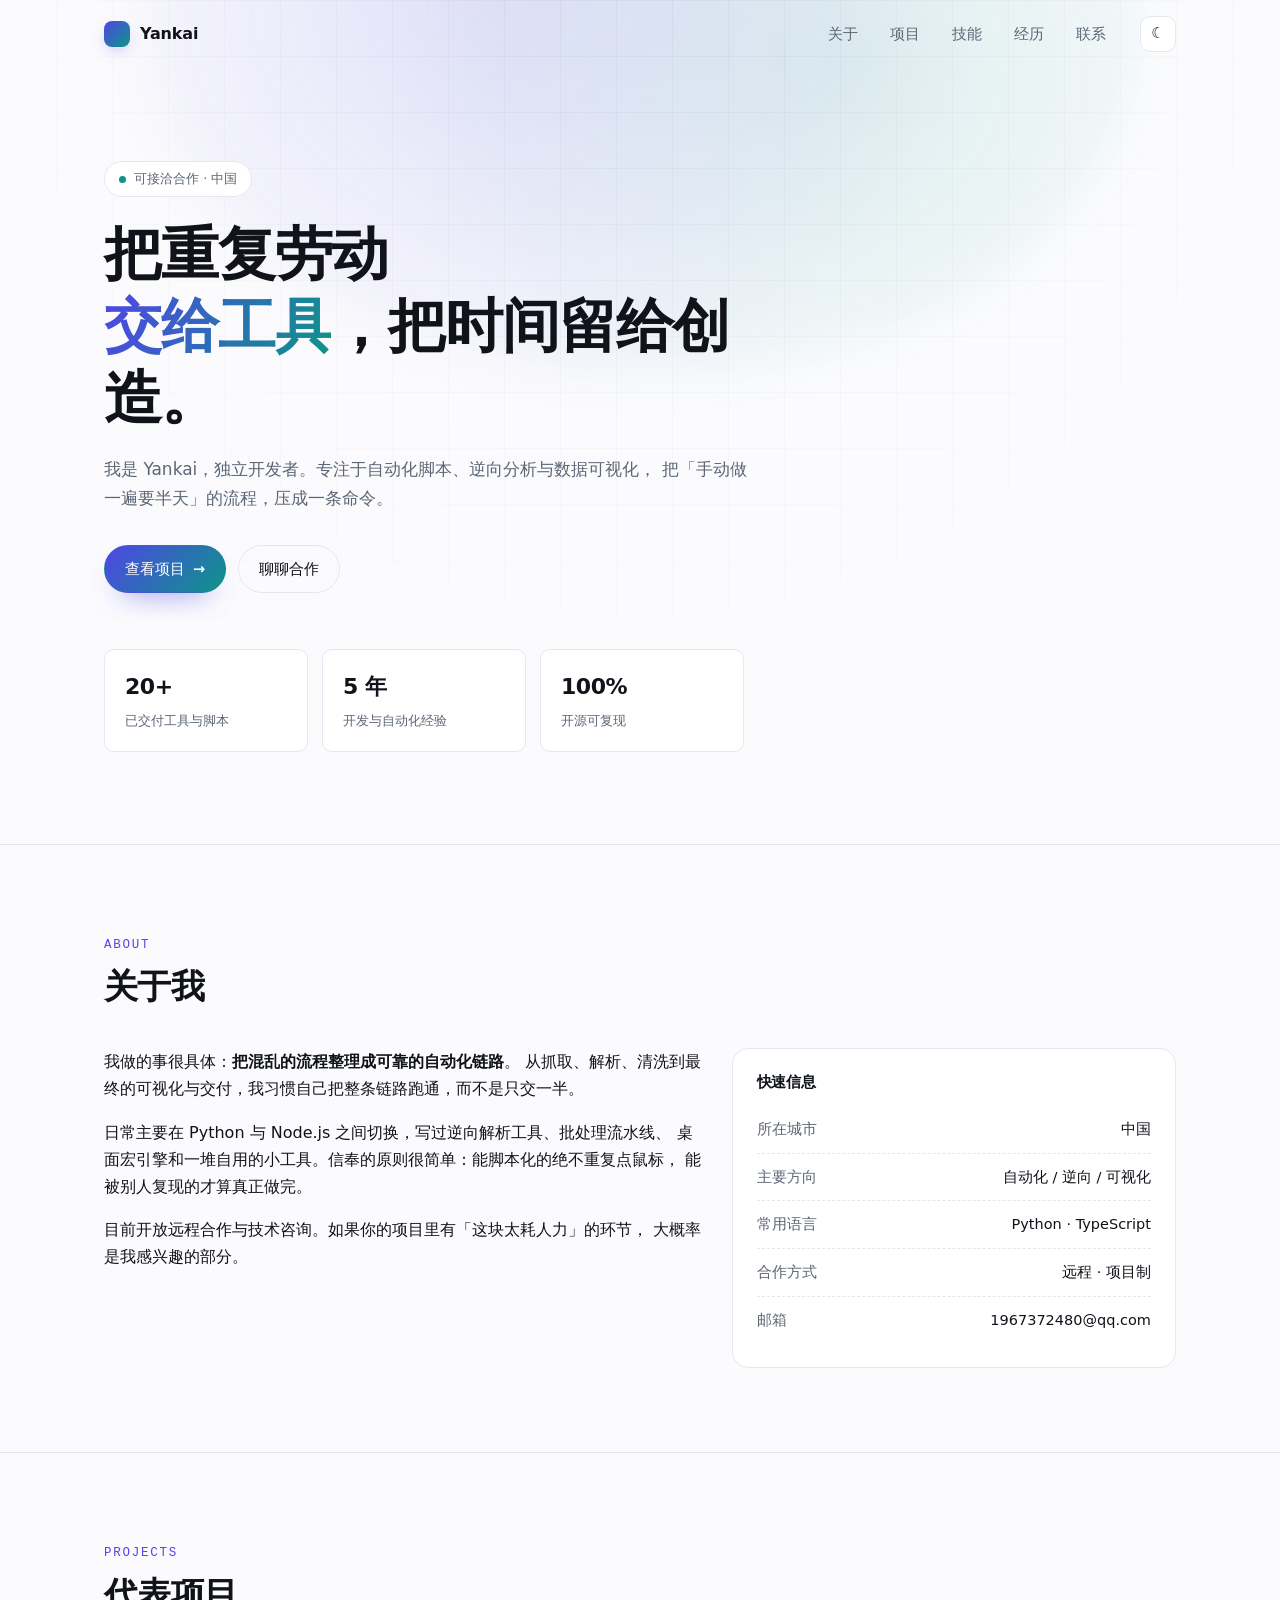
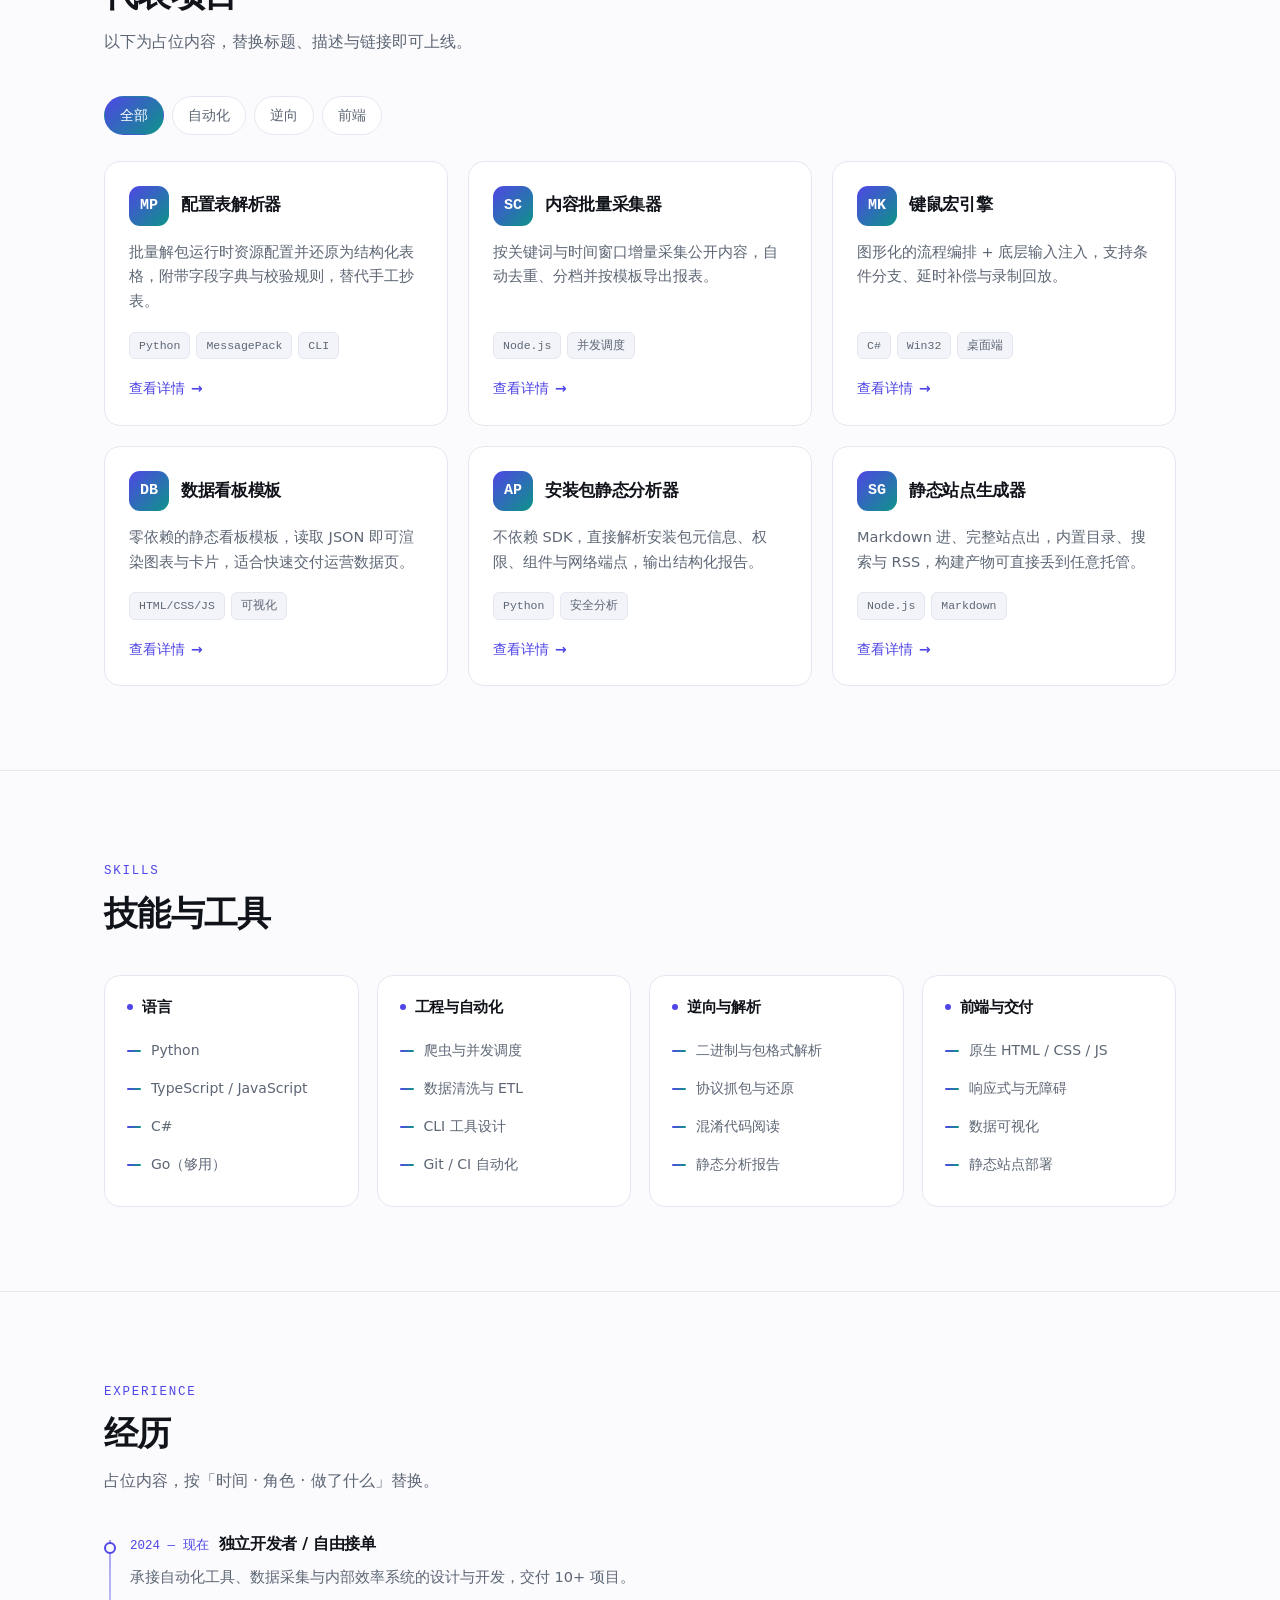
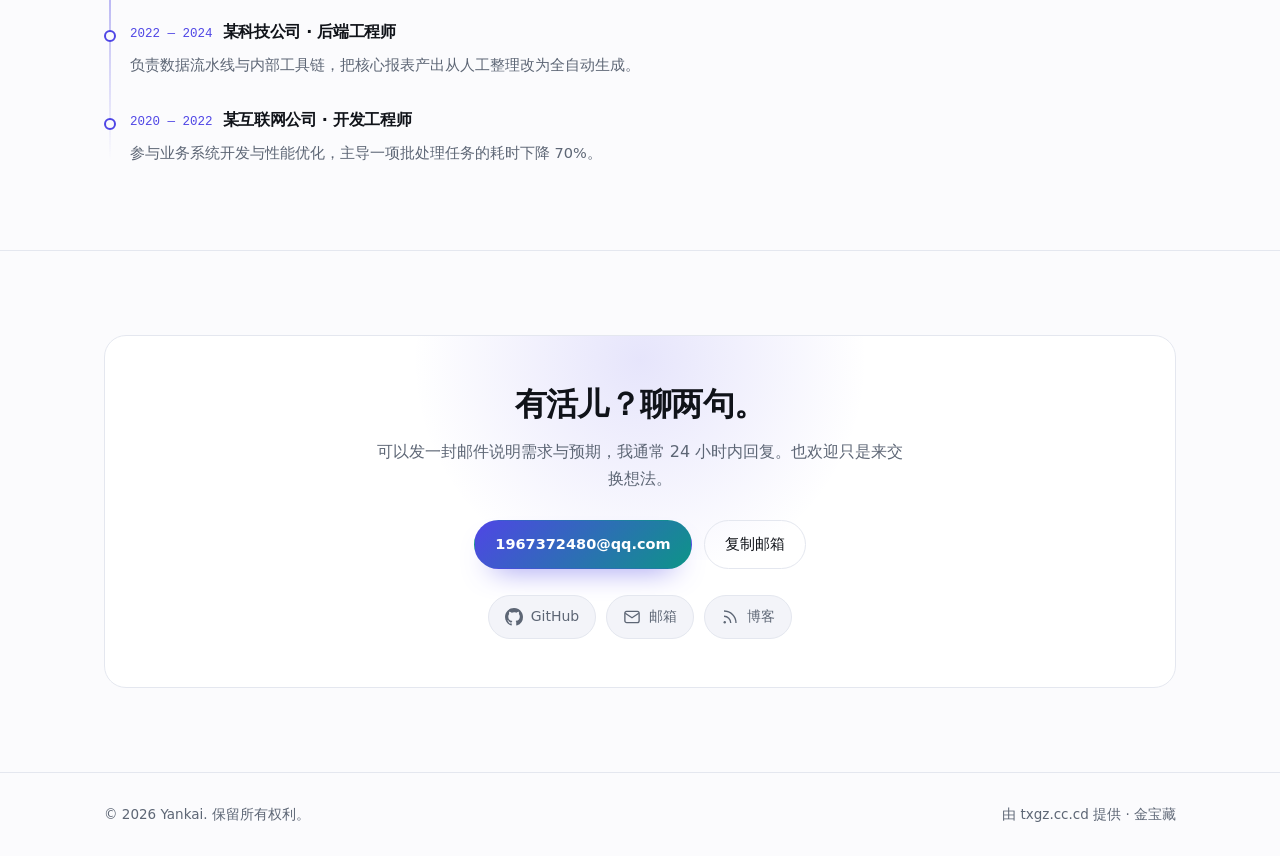
<file: index.html>
<!DOCTYPE html>
<html lang="zh-CN" data-theme="dark">
<head>
<meta charset="UTF-8">
<meta name="viewport" content="width=device-width, initial-scale=1">
<title>Yankai · 作品集</title>
<meta name="description" content="个人作品集与技术工具展示：自动化脚本、逆向工具、数据可视化。">
<meta name="author" content="Yankai">
<link rel="canonical" href="https://txgz.cc.cd/">

<!-- Open Graph / 社交分享卡片 -->
<meta property="og:type" content="website">
<meta property="og:title" content="Yankai · 作品集">
<meta property="og:description" content="个人作品集与技术工具展示：自动化脚本、逆向工具、数据可视化。">
<meta property="og:url" content="https://txgz.cc.cd/">
<meta property="og:site_name" content="Yankai">
<meta property="og:image" content="https://txgz.cc.cd/assets/og-cover.png">
<meta property="og:image:type" content="image/png">
<meta property="og:image:width" content="1200">
<meta property="og:image:height" content="630">
<meta property="og:image:alt" content="Yankai · 个人作品集 — 自动化 / 逆向 / 可视化">
<meta property="og:locale" content="zh_CN">
<meta name="twitter:card" content="summary_large_image">
<meta name="twitter:title" content="Yankai · 作品集">
<meta name="twitter:description" content="个人作品集与技术工具展示：自动化脚本、逆向工具、数据可视化。">
<meta name="twitter:image" content="https://txgz.cc.cd/assets/og-cover.png">

<link rel="icon" href="data:image/svg+xml,%3Csvg xmlns='http://www.w3.org/2000/svg' viewBox='0 0 100 100'%3E%3Crect width='100' height='100' rx='24' fill='%237c8cff'/%3E%3Ctext x='50' y='70' font-size='58' text-anchor='middle' fill='white' font-family='sans-serif'%3EW%3C/text%3E%3C/svg%3E">

<link rel="stylesheet" href="css/style.css">
<script src="js/config.js"></script>
<script defer src="js/main.js"></script>

<!-- 结构化数据 Person Schema -->
<script type="application/ld+json">
{
  "@context": "https://schema.org",
  "@type": "Person",
  "name": "Yankai",
  "url": "https://txgz.cc.cd/",
  "jobTitle": "独立开发者 · 工具作者",
  "email": "1967372480@qq.com",
  "sameAs": ["https://github.com/312yankai"]
}
</script>
</head>
<body>

<a class="skip-link" href="#main">跳到主要内容</a>

<!-- ============ 导航 ============ -->
<header class="site-header" id="site-header">
  <div class="wrap header-inner">
    <a class="brand" href="#home">
      <span class="brand-dot" aria-hidden="true"></span>
      <span data-name>Yankai</span>
    </a>

    <nav class="nav" id="nav" aria-label="主导航">
      <ul class="nav-links">
        <li><a href="#about">关于</a></li>
        <li><a href="#projects">项目</a></li>
        <li><a href="#skills">技能</a></li>
        <li><a href="#experience">经历</a></li>
        <li><a href="#contact">联系</a></li>
      </ul>
    </nav>

    <div class="header-actions">
      <button class="icon-btn" id="theme-toggle" type="button" aria-label="切换主题">☀</button>
      <button class="icon-btn" id="nav-toggle" type="button" aria-label="展开菜单" aria-expanded="false">☰</button>
    </div>
  </div>
</header>

<main id="main">

  <!-- ============ Hero ============ -->
  <section class="hero" id="home">
    <div class="wrap">
      <span class="badge"><span class="pulse" aria-hidden="true"></span>可接洽合作 · 中国</span>
      <h1>把重复劳动<br><span class="grad-text">交给工具</span>，把时间留给创造。</h1>
      <p class="hero-sub">
        我是 <span data-name>Yankai</span>，独立开发者。专注于自动化脚本、逆向分析与数据可视化，
        把「手动做一遍要半天」的流程，压成一条命令。
      </p>
      <div class="hero-cta">
        <a class="btn btn-primary" href="#projects">查看项目 <span aria-hidden="true">→</span></a>
        <a class="btn btn-ghost" href="#contact">聊聊合作</a>
      </div>

      <dl class="stats">
        <div class="stat"><b>20+</b><span>已交付工具与脚本</span></div>
        <div class="stat"><b>5 年</b><span>开发与自动化经验</span></div>
        <div class="stat"><b>100%</b><span>开源可复现</span></div>
      </dl>
    </div>
  </section>

  <!-- ============ 关于 ============ -->
  <section class="section" id="about">
    <div class="wrap">
      <div class="section-head" data-reveal>
        <span class="eyebrow">About</span>
        <h2>关于我</h2>
      </div>

      <div class="about-grid">
        <div class="prose" data-reveal>
          <p>
            我做的事很具体：<strong>把混乱的流程整理成可靠的自动化链路</strong>。
            从抓取、解析、清洗到最终的可视化与交付，我习惯自己把整条链路跑通，而不是只交一半。
          </p>
          <p>
            日常主要在 Python 与 Node.js 之间切换，写过逆向解析工具、批处理流水线、
            桌面宏引擎和一堆自用的小工具。信奉的原则很简单：能脚本化的绝不重复点鼠标，
            能被别人复现的才算真正做完。
          </p>
          <p>
            目前开放远程合作与技术咨询。如果你的项目里有「这块太耗人力」的环节，
            大概率是我感兴趣的部分。
          </p>
        </div>

        <aside class="card" data-reveal>
          <h3>快速信息</h3>
          <ul class="fact-list">
            <li><span>所在城市</span><span>中国</span></li>
            <li><span>主要方向</span><span>自动化 / 逆向 / 可视化</span></li>
            <li><span>常用语言</span><span>Python · TypeScript</span></li>
            <li><span>合作方式</span><span>远程 · 项目制</span></li>
            <li><span>邮箱</span><span><a data-email href="mailto:1967372480@qq.com">1967372480@qq.com</a></span></li>
          </ul>
        </aside>
      </div>
    </div>
  </section>

  <!-- ============ 项目 ============ -->
  <section class="section" id="projects">
    <div class="wrap">
      <div class="section-head" data-reveal>
        <span class="eyebrow">Projects</span>
        <h2>代表项目</h2>
        <p>以下为占位内容，替换标题、描述与链接即可上线。</p>
      </div>

      <div class="filters" data-reveal>
        <button class="chip is-active" type="button" data-filter="all">全部</button>
        <button class="chip" type="button" data-filter="自动化">自动化</button>
        <button class="chip" type="button" data-filter="逆向">逆向</button>
        <button class="chip" type="button" data-filter="前端">前端</button>
      </div>

      <div class="projects">

        <article class="project" data-tags="自动化,逆向" data-reveal>
          <div class="project-top">
            <span class="project-mark" aria-hidden="true">MP</span>
            <h3>配置表解析器</h3>
          </div>
          <p>批量解包运行时资源配置并还原为结构化表格，附带字段字典与校验规则，替代手工抄表。</p>
          <ul class="tags"><li class="tag">Python</li><li class="tag">MessagePack</li><li class="tag">CLI</li></ul>
          <a class="project-link" href="#" aria-label="查看项目：配置表解析器">查看详情 <span aria-hidden="true">→</span></a>
        </article>

        <article class="project" data-tags="自动化" data-reveal>
          <div class="project-top">
            <span class="project-mark" aria-hidden="true">SC</span>
            <h3>内容批量采集器</h3>
          </div>
          <p>按关键词与时间窗口增量采集公开内容，自动去重、分档并按模板导出报表。</p>
          <ul class="tags"><li class="tag">Node.js</li><li class="tag">并发调度</li></ul>
          <a class="project-link" href="#" aria-label="查看项目：内容批量采集器">查看详情 <span aria-hidden="true">→</span></a>
        </article>

        <article class="project" data-tags="自动化,逆向" data-reveal>
          <div class="project-top">
            <span class="project-mark" aria-hidden="true">MK</span>
            <h3>键鼠宏引擎</h3>
          </div>
          <p>图形化的流程编排 + 底层输入注入，支持条件分支、延时补偿与录制回放。</p>
          <ul class="tags"><li class="tag">C#</li><li class="tag">Win32</li><li class="tag">桌面端</li></ul>
          <a class="project-link" href="#" aria-label="查看项目：键鼠宏引擎">查看详情 <span aria-hidden="true">→</span></a>
        </article>

        <article class="project" data-tags="前端,自动化" data-reveal>
          <div class="project-top">
            <span class="project-mark" aria-hidden="true">DB</span>
            <h3>数据看板模板</h3>
          </div>
          <p>零依赖的静态看板模板，读取 JSON 即可渲染图表与卡片，适合快速交付运营数据页。</p>
          <ul class="tags"><li class="tag">HTML/CSS/JS</li><li class="tag">可视化</li></ul>
          <a class="project-link" href="#" aria-label="查看项目：数据看板模板">查看详情 <span aria-hidden="true">→</span></a>
        </article>

        <article class="project" data-tags="逆向" data-reveal>
          <div class="project-top">
            <span class="project-mark" aria-hidden="true">AP</span>
            <h3>安装包静态分析器</h3>
          </div>
          <p>不依赖 SDK，直接解析安装包元信息、权限、组件与网络端点，输出结构化报告。</p>
          <ul class="tags"><li class="tag">Python</li><li class="tag">安全分析</li></ul>
          <a class="project-link" href="#" aria-label="查看项目：安装包静态分析器">查看详情 <span aria-hidden="true">→</span></a>
        </article>

        <article class="project" data-tags="自动化,前端" data-reveal>
          <div class="project-top">
            <span class="project-mark" aria-hidden="true">SG</span>
            <h3>静态站点生成器</h3>
          </div>
          <p>Markdown 进、完整站点出，内置目录、搜索与 RSS，构建产物可直接丢到任意托管。</p>
          <ul class="tags"><li class="tag">Node.js</li><li class="tag">Markdown</li></ul>
          <a class="project-link" href="#" aria-label="查看项目：静态站点生成器">查看详情 <span aria-hidden="true">→</span></a>
        </article>

      </div>
    </div>
  </section>

  <!-- ============ 技能 ============ -->
  <section class="section" id="skills">
    <div class="wrap">
      <div class="section-head" data-reveal>
        <span class="eyebrow">Skills</span>
        <h2>技能与工具</h2>
      </div>

      <div class="skills">
        <div class="skill-card" data-reveal>
          <h3><i aria-hidden="true"></i>语言</h3>
          <ul>
            <li>Python</li>
            <li>TypeScript / JavaScript</li>
            <li>C#</li>
            <li>Go（够用）</li>
          </ul>
        </div>

        <div class="skill-card" data-reveal>
          <h3><i aria-hidden="true"></i>工程与自动化</h3>
          <ul>
            <li>爬虫与并发调度</li>
            <li>数据清洗与 ETL</li>
            <li>CLI 工具设计</li>
            <li>Git / CI 自动化</li>
          </ul>
        </div>

        <div class="skill-card" data-reveal>
          <h3><i aria-hidden="true"></i>逆向与解析</h3>
          <ul>
            <li>二进制与包格式解析</li>
            <li>协议抓包与还原</li>
            <li>混淆代码阅读</li>
            <li>静态分析报告</li>
          </ul>
        </div>

        <div class="skill-card" data-reveal>
          <h3><i aria-hidden="true"></i>前端与交付</h3>
          <ul>
            <li>原生 HTML / CSS / JS</li>
            <li>响应式与无障碍</li>
            <li>数据可视化</li>
            <li>静态站点部署</li>
          </ul>
        </div>
      </div>
    </div>
  </section>

  <!-- ============ 经历 ============ -->
  <section class="section" id="experience">
    <div class="wrap">
      <div class="section-head" data-reveal>
        <span class="eyebrow">Experience</span>
        <h2>经历</h2>
        <p>占位内容，按「时间 · 角色 · 做了什么」替换。</p>
      </div>

      <div class="timeline">
        <div class="tl-item" data-reveal>
          <div class="tl-meta"><time>2024 — 现在</time><h3>独立开发者 / 自由接单</h3></div>
          <p>承接自动化工具、数据采集与内部效率系统的设计与开发，交付 10+ 项目。</p>
        </div>
        <div class="tl-item" data-reveal>
          <div class="tl-meta"><time>2022 — 2024</time><h3>某科技公司 · 后端工程师</h3></div>
          <p>负责数据流水线与内部工具链，把核心报表产出从人工整理改为全自动生成。</p>
        </div>
        <div class="tl-item" data-reveal>
          <div class="tl-meta"><time>2020 — 2022</time><h3>某互联网公司 · 开发工程师</h3></div>
          <p>参与业务系统开发与性能优化，主导一项批处理任务的耗时下降 70%。</p>
        </div>
      </div>
    </div>
  </section>

  <!-- ============ 联系 ============ -->
  <section class="section" id="contact">
    <div class="wrap">
      <div class="contact-box" data-reveal>
        <h2>有活儿？聊两句。</h2>
        <p>可以发一封邮件说明需求与预期，我通常 24 小时内回复。也欢迎只是来交换想法。</p>
        <div class="contact-actions">
          <a class="btn btn-primary" data-email href="mailto:1967372480@qq.com">发邮件给我</a>
          <button class="btn btn-ghost" id="copy-email" type="button">复制邮箱</button>
        </div>
        <div class="socials" data-socials></div>
      </div>
    </div>
  </section>

</main>

<footer class="site-footer">
  <div class="wrap footer-inner">
    <span>© <span data-year>2026</span> <span data-name>Yankai</span>. 保留所有权利。</span>
    <span>由 <a href="#home">txgz.cc.cd</a> 提供 · <a href="/treasure">金宝藏</a></span>
  </div>
</footer>

</body>
</html>
</file>
<file: css/style.css>
/* =========================================================
   站点样式 · 纯手写 CSS，无依赖
   主题：html[data-theme="dark" | "light"]，由 js/main.js 控制
   ========================================================= */

/* ---------- 设计变量 ---------- */
:root {
  --max: 1120px;
  --radius: 16px;
  --radius-sm: 10px;
  --ease: cubic-bezier(.22, .61, .36, 1);
  --font-sans: ui-sans-serif, system-ui, -apple-system, "Segoe UI", "PingFang SC",
    "Hiragino Sans GB", "Microsoft YaHei", sans-serif;
  --font-mono: ui-monospace, SFMono-Regular, Menlo, Consolas, "Liberation Mono", monospace;
}

html[data-theme="dark"] {
  --bg: #0a0c11;
  --bg-soft: #0f121a;
  --surface: #141822;
  --surface-hi: #1a1f2b;
  --border: #232a38;
  --text: #e9ecf3;
  --muted: #98a2b3;
  --accent: #7c8cff;
  --accent-2: #33d0b0;
  --glow-1: rgba(124, 140, 255, .22);
  --glow-2: rgba(51, 208, 176, .16);
  --shadow: 0 20px 46px -28px rgba(0, 0, 0, .95);
  --grid-line: rgba(255, 255, 255, .035);
}

html[data-theme="light"] {
  --bg: #fbfbfd;
  --bg-soft: #f3f4f9;
  --surface: #ffffff;
  --surface-hi: #ffffff;
  --border: #e4e7ef;
  --text: #101319;
  --muted: #5d6675;
  --accent: #4f46e5;
  --accent-2: #0d9488;
  --glow-1: rgba(79, 70, 229, .14);
  --glow-2: rgba(13, 148, 136, .12);
  --shadow: 0 20px 44px -30px rgba(16, 19, 25, .4);
  --grid-line: rgba(16, 19, 25, .045);
}

/* ---------- 基础 ---------- */
*, *::before, *::after { box-sizing: border-box; }

html { scroll-behavior: smooth; scroll-padding-top: 84px; }

body {
  margin: 0;
  background: var(--bg);
  color: var(--text);
  font-family: var(--font-sans);
  font-size: 16px;
  line-height: 1.7;
  -webkit-font-smoothing: antialiased;
  transition: background-color .3s var(--ease), color .3s var(--ease);
  overflow-x: hidden;
}

img { max-width: 100%; display: block; }
a { color: inherit; text-decoration: none; }
button { font: inherit; color: inherit; background: none; border: 0; cursor: pointer; }
h1, h2, h3 { line-height: 1.25; margin: 0; letter-spacing: -.02em; }
p { margin: 0; }
ul { margin: 0; padding: 0; list-style: none; }

::selection { background: var(--accent); color: #fff; }

.wrap { width: 100%; max-width: var(--max); margin: 0 auto; padding: 0 24px; }

.skip-link {
  position: absolute; left: -9999px; top: 0; z-index: 100;
  background: var(--accent); color: #fff; padding: 10px 16px; border-radius: 0 0 8px 0;
}
.skip-link:focus { left: 0; }

/* 背景网格 + 光斑 */
body::before {
  content: ""; position: fixed; inset: 0; z-index: -2; pointer-events: none;
  background-image: linear-gradient(var(--grid-line) 1px, transparent 1px),
    linear-gradient(90deg, var(--grid-line) 1px, transparent 1px);
  background-size: 56px 56px;
  mask-image: radial-gradient(circle at 50% 0%, #000 0%, transparent 72%);
  -webkit-mask-image: radial-gradient(circle at 50% 0%, #000 0%, transparent 72%);
}
body::after {
  content: ""; position: fixed; z-index: -1; pointer-events: none;
  top: -320px; left: 50%; transform: translateX(-50%);
  width: 1000px; height: 700px; border-radius: 50%;
  background: radial-gradient(circle at 35% 45%, var(--glow-1), transparent 62%),
    radial-gradient(circle at 70% 55%, var(--glow-2), transparent 58%);
  filter: blur(20px);
  animation: drift 22s ease-in-out infinite alternate;
}
@keyframes drift {
  from { transform: translateX(-52%) translateY(0) scale(1); }
  to   { transform: translateX(-46%) translateY(46px) scale(1.08); }
}

/* ---------- 顶部导航 ---------- */
.site-header {
  position: sticky; top: 0; z-index: 50;
  border-bottom: 1px solid transparent;
  transition: background-color .25s var(--ease), border-color .25s var(--ease), backdrop-filter .25s;
}
.site-header.is-scrolled {
  background: color-mix(in srgb, var(--bg) 78%, transparent);
  backdrop-filter: saturate(180%) blur(14px);
  -webkit-backdrop-filter: saturate(180%) blur(14px);
  border-bottom-color: var(--border);
}
.header-inner { display: flex; align-items: center; gap: 20px; height: 68px; }

.brand { display: flex; align-items: center; gap: 10px; font-weight: 650; letter-spacing: -.01em; }
.brand-dot {
  width: 26px; height: 26px; border-radius: 8px; flex: none;
  background: linear-gradient(135deg, var(--accent), var(--accent-2));
  box-shadow: 0 6px 18px -8px var(--accent);
}

.nav { margin-left: auto; }
.nav-links { display: flex; align-items: center; gap: 4px; }
.nav-links a {
  display: block; padding: 8px 14px; border-radius: 999px;
  font-size: 14.5px; color: var(--muted);
  transition: color .2s var(--ease), background-color .2s var(--ease);
}
.nav-links a:hover { color: var(--text); background: var(--surface); }
.nav-links a.is-active { color: var(--text); background: var(--surface); }

.header-actions { display: flex; align-items: center; gap: 8px; }
.icon-btn {
  width: 36px; height: 36px; border-radius: 10px; flex: none;
  display: grid; place-items: center; font-size: 15px;
  border: 1px solid var(--border); background: var(--surface);
  transition: transform .18s var(--ease), border-color .18s, background-color .18s;
}
.icon-btn:hover { transform: translateY(-1px); border-color: var(--accent); }
#nav-toggle { display: none; }

/* ---------- 通用按钮 ---------- */
.btn {
  display: inline-flex; align-items: center; gap: 8px;
  padding: 11px 20px; border-radius: 999px;
  font-size: 14.5px; font-weight: 560; white-space: nowrap;
  border: 1px solid var(--border); background: var(--surface);
  transition: transform .18s var(--ease), box-shadow .18s, border-color .18s, opacity .18s;
}
.btn:hover { transform: translateY(-2px); box-shadow: var(--shadow); }
.btn-primary {
  border-color: transparent; color: #fff;
  background: linear-gradient(135deg, var(--accent), var(--accent-2));
  box-shadow: 0 14px 30px -18px var(--accent);
}
.btn-primary:hover { box-shadow: 0 20px 38px -18px var(--accent); }
.btn-ghost { background: transparent; }
.btn.is-copied { border-color: var(--accent-2); color: var(--accent-2); }

/* ---------- Hero ---------- */
.hero { padding: 92px 0 76px; }
.badge {
  display: inline-flex; align-items: center; gap: 8px;
  padding: 6px 14px; border-radius: 999px;
  font-size: 13px; color: var(--muted);
  border: 1px solid var(--border); background: var(--surface);
}
.badge .pulse {
  width: 7px; height: 7px; border-radius: 50%; background: var(--accent-2);
  box-shadow: 0 0 0 0 var(--accent-2); animation: pulse 2.2s infinite;
}
@keyframes pulse {
  0% { box-shadow: 0 0 0 0 color-mix(in srgb, var(--accent-2) 60%, transparent); }
  70% { box-shadow: 0 0 0 9px transparent; }
  100% { box-shadow: 0 0 0 0 transparent; }
}

.hero h1 {
  font-size: clamp(2.1rem, 6vw, 3.6rem); font-weight: 700;
  margin: 22px 0 0; max-width: 17ch;
}
.grad-text {
  background: linear-gradient(115deg, var(--accent), var(--accent-2));
  -webkit-background-clip: text; background-clip: text; color: transparent;
}
.hero-sub { margin-top: 20px; max-width: 60ch; font-size: 17px; color: var(--muted); }
.hero-cta { display: flex; flex-wrap: wrap; gap: 12px; margin-top: 32px; }

.stats {
  display: grid; grid-template-columns: repeat(3, minmax(0, 1fr));
  gap: 14px; margin-top: 56px; max-width: 640px;
}
.stat {
  padding: 18px 20px; border-radius: var(--radius-sm);
  border: 1px solid var(--border); background: var(--surface);
}
.stat b { display: block; font-size: 22px; font-weight: 700; letter-spacing: -.02em; }
.stat span { font-size: 13px; color: var(--muted); }

/* ---------- 板块 ---------- */
.section { padding: 84px 0; border-top: 1px solid var(--border); }
.section-head { max-width: 62ch; margin-bottom: 40px; }
.eyebrow {
  font-family: var(--font-mono); font-size: 12.5px; letter-spacing: .14em;
  text-transform: uppercase; color: var(--accent);
}
.section-head h2 { font-size: clamp(1.5rem, 3.6vw, 2.1rem); margin-top: 10px; font-weight: 680; }
.section-head p { margin-top: 12px; color: var(--muted); }

/* ---------- 关于 ---------- */
.about-grid { display: grid; grid-template-columns: 1.35fr 1fr; gap: 28px; align-items: start; }
.prose p + p { margin-top: 16px; }
.prose strong { color: var(--text); font-weight: 620; }

.card {
  border: 1px solid var(--border); background: var(--surface);
  border-radius: var(--radius); padding: 24px;
}
.card h3 { font-size: 15px; font-weight: 640; margin-bottom: 14px; }
.fact-list li {
  display: flex; justify-content: space-between; gap: 16px;
  padding: 11px 0; font-size: 14.5px; border-bottom: 1px dashed var(--border);
}
.fact-list li:last-child { border-bottom: 0; }
.fact-list span:first-child { color: var(--muted); }
.fact-list span:last-child { text-align: right; }

/* ---------- 项目 ---------- */
.filters { display: flex; flex-wrap: wrap; gap: 8px; margin-bottom: 26px; }
.chip {
  padding: 7px 15px; border-radius: 999px; font-size: 13.5px;
  border: 1px solid var(--border); color: var(--muted); background: var(--surface);
  transition: color .18s, border-color .18s, background-color .18s;
}
.chip:hover { color: var(--text); border-color: var(--accent); }
.chip.is-active { color: #fff; border-color: transparent; background: linear-gradient(135deg, var(--accent), var(--accent-2)); }

.projects { display: grid; grid-template-columns: repeat(auto-fill, minmax(300px, 1fr)); gap: 20px; }
.project {
  position: relative; display: flex; flex-direction: column;
  border: 1px solid var(--border); background: var(--surface);
  border-radius: var(--radius); padding: 24px; overflow: hidden;
  transition: transform .28s var(--ease), border-color .28s, box-shadow .28s;
}
.project::after {
  content: ""; position: absolute; inset: 0; opacity: 0; pointer-events: none;
  background: radial-gradient(340px circle at var(--mx, 50%) var(--my, 0%), var(--glow-1), transparent 68%);
  transition: opacity .3s var(--ease);
}
.project:hover { transform: translateY(-4px); border-color: color-mix(in srgb, var(--accent) 45%, var(--border)); box-shadow: var(--shadow); }
.project:hover::after { opacity: 1; }
.project.is-hidden { display: none; }

.project-top { display: flex; align-items: center; gap: 12px; }
.project-mark {
  width: 40px; height: 40px; flex: none; border-radius: 11px; display: grid; place-items: center;
  font-family: var(--font-mono); font-size: 15px; font-weight: 700; color: #fff;
  background: linear-gradient(135deg, var(--accent), var(--accent-2));
}
.project h3 { font-size: 16.5px; font-weight: 640; }
.project p { margin-top: 14px; font-size: 14.5px; color: var(--muted); flex: 1; }
.tags { display: flex; flex-wrap: wrap; gap: 6px; margin-top: 18px; }
.tag {
  font-family: var(--font-mono); font-size: 11.5px; padding: 3px 9px; border-radius: 6px;
  color: var(--muted); background: var(--bg-soft); border: 1px solid var(--border);
}
.project-link {
  display: inline-flex; align-items: center; gap: 6px; margin-top: 18px;
  font-size: 14px; font-weight: 560; color: var(--accent);
}
.project-link span { transition: transform .2s var(--ease); }
.project-link:hover span { transform: translateX(4px); }

/* ---------- 技能 ---------- */
.skills { display: grid; grid-template-columns: repeat(auto-fit, minmax(240px, 1fr)); gap: 18px; }
.skill-card { border: 1px solid var(--border); background: var(--surface); border-radius: var(--radius); padding: 22px; }
.skill-card h3 { display: flex; align-items: center; gap: 9px; font-size: 15px; font-weight: 640; margin-bottom: 16px; }
.skill-card h3 i { width: 6px; height: 6px; border-radius: 50%; background: var(--accent); display: block; }
.skill-card li {
  display: flex; align-items: center; gap: 10px; padding: 7px 0;
  font-size: 14px; color: var(--muted);
}
.skill-card li::before {
  content: ""; width: 14px; height: 2px; border-radius: 2px; flex: none;
  background: linear-gradient(90deg, var(--accent), var(--accent-2));
}

/* ---------- 经历 ---------- */
.timeline { position: relative; padding-left: 26px; }
.timeline::before {
  content: ""; position: absolute; left: 5px; top: 6px; bottom: 6px; width: 2px;
  background: linear-gradient(180deg, var(--accent), transparent);
  opacity: .5;
}
.tl-item { position: relative; padding: 0 0 32px; }
.tl-item:last-child { padding-bottom: 0; }
.tl-item::before {
  content: ""; position: absolute; left: -26px; top: 8px;
  width: 12px; height: 12px; border-radius: 50%;
  background: var(--bg); border: 2px solid var(--accent);
}
.tl-meta { display: flex; flex-wrap: wrap; gap: 10px; align-items: baseline; }
.tl-meta time { font-family: var(--font-mono); font-size: 12.5px; color: var(--accent); }
.tl-meta h3 { font-size: 16px; font-weight: 640; }
.tl-item p { margin-top: 8px; font-size: 14.5px; color: var(--muted); }

/* ---------- 联系 ---------- */
.contact-box {
  position: relative; overflow: hidden;
  border: 1px solid var(--border); border-radius: 22px; padding: 48px 40px;
  background: var(--surface); text-align: center;
}
.contact-box::before {
  content: ""; position: absolute; top: -50%; left: 50%; transform: translateX(-50%);
  width: 560px; height: 400px;
  background: radial-gradient(circle, var(--glow-1), transparent 66%);
}
.contact-box > * { position: relative; }
.contact-box h2 { font-size: clamp(1.5rem, 4vw, 2rem); font-weight: 680; }
.contact-box > p { margin: 14px auto 0; max-width: 52ch; color: var(--muted); }
.contact-actions { display: flex; flex-wrap: wrap; gap: 12px; justify-content: center; margin-top: 28px; }
.socials { display: flex; flex-wrap: wrap; gap: 10px; justify-content: center; margin-top: 26px; }
.social-link {
  display: inline-flex; align-items: center; gap: 8px;
  padding: 9px 16px; border-radius: 999px; font-size: 14px; color: var(--muted);
  border: 1px solid var(--border); background: var(--bg-soft);
  transition: color .18s, border-color .18s, transform .18s var(--ease);
}
.social-link:hover { color: var(--text); border-color: var(--accent); transform: translateY(-2px); }

/* ---------- 页脚 ---------- */
.site-footer { border-top: 1px solid var(--border); padding: 30px 0; }
.footer-inner {
  display: flex; flex-wrap: wrap; gap: 12px; align-items: center; justify-content: space-between;
  font-size: 13.5px; color: var(--muted);
}
.footer-inner a:hover { color: var(--text); }

/* ---------- 进场动画 ---------- */
[data-reveal] { opacity: 0; transform: translateY(18px); transition: opacity .6s var(--ease), transform .6s var(--ease); }
[data-reveal].is-visible { opacity: 1; transform: none; }

/* ---------- 404 ---------- */
.error-page { min-height: 100vh; display: grid; place-items: center; text-align: center; padding: 40px 24px; }
.error-code {
  font-family: var(--font-mono); font-size: clamp(4rem, 16vw, 9rem); font-weight: 700; line-height: 1;
  background: linear-gradient(115deg, var(--accent), var(--accent-2));
  -webkit-background-clip: text; background-clip: text; color: transparent;
}

/* ---------- 响应式 ---------- */
@media (max-width: 900px) {
  .about-grid { grid-template-columns: 1fr; }
  .hero { padding: 68px 0 56px; }
  .section { padding: 64px 0; }
}

@media (max-width: 720px) {
  #nav-toggle { display: grid; }
  .nav {
    position: fixed; inset: 68px 0 auto; margin: 0;
    background: var(--bg); border-bottom: 1px solid var(--border);
    padding: 14px 24px 22px;
    transform: translateY(-130%); transition: transform .3s var(--ease);
    box-shadow: var(--shadow);
  }
  .nav.is-open { transform: none; }
  .nav-links { flex-direction: column; align-items: stretch; gap: 2px; }
  .nav-links a { padding: 12px 14px; border-radius: 10px; font-size: 15.5px; }
  .stats { grid-template-columns: 1fr; max-width: none; }
  .contact-box { padding: 34px 22px; }
  .wrap { padding: 0 18px; }
}

@media (prefers-reduced-motion: reduce) {
  *, *::before, *::after { animation: none !important; transition: none !important; }
  html { scroll-behavior: auto; }
  [data-reveal] { opacity: 1; transform: none; }
}
</file>
